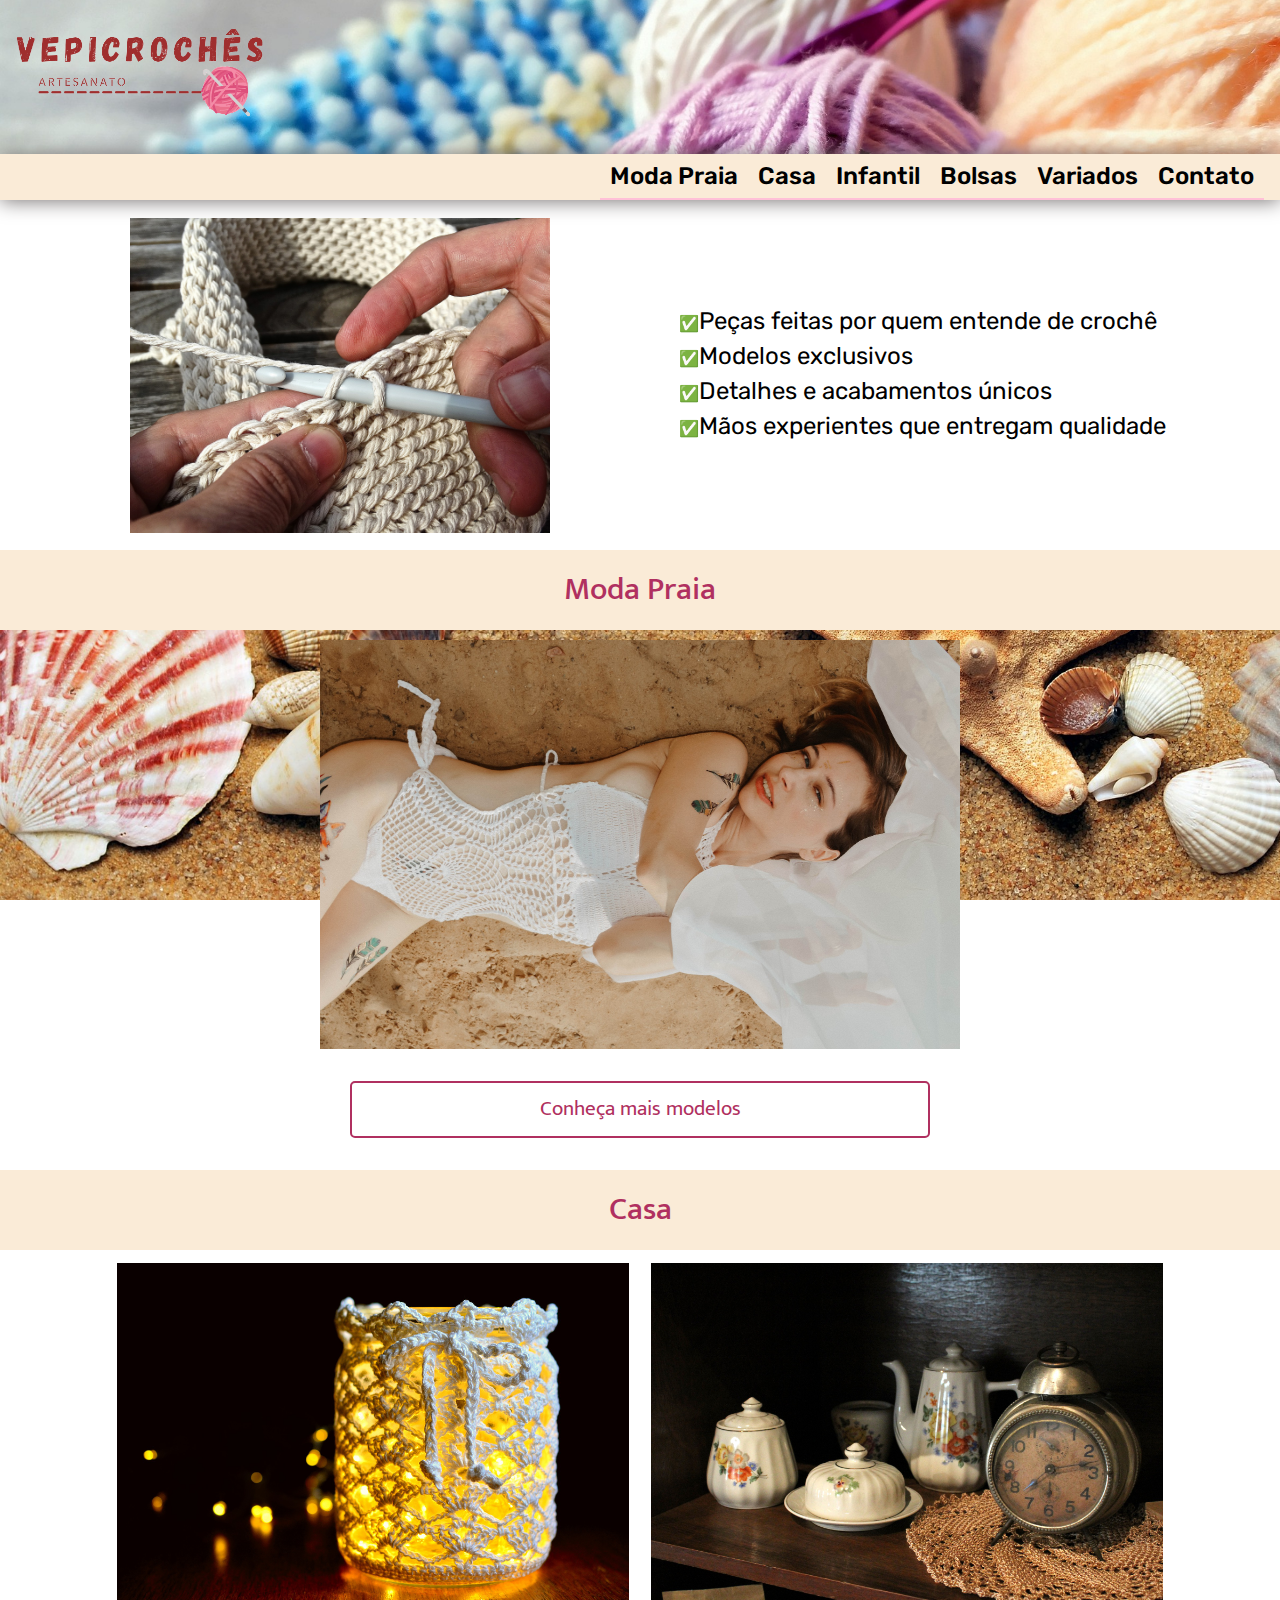
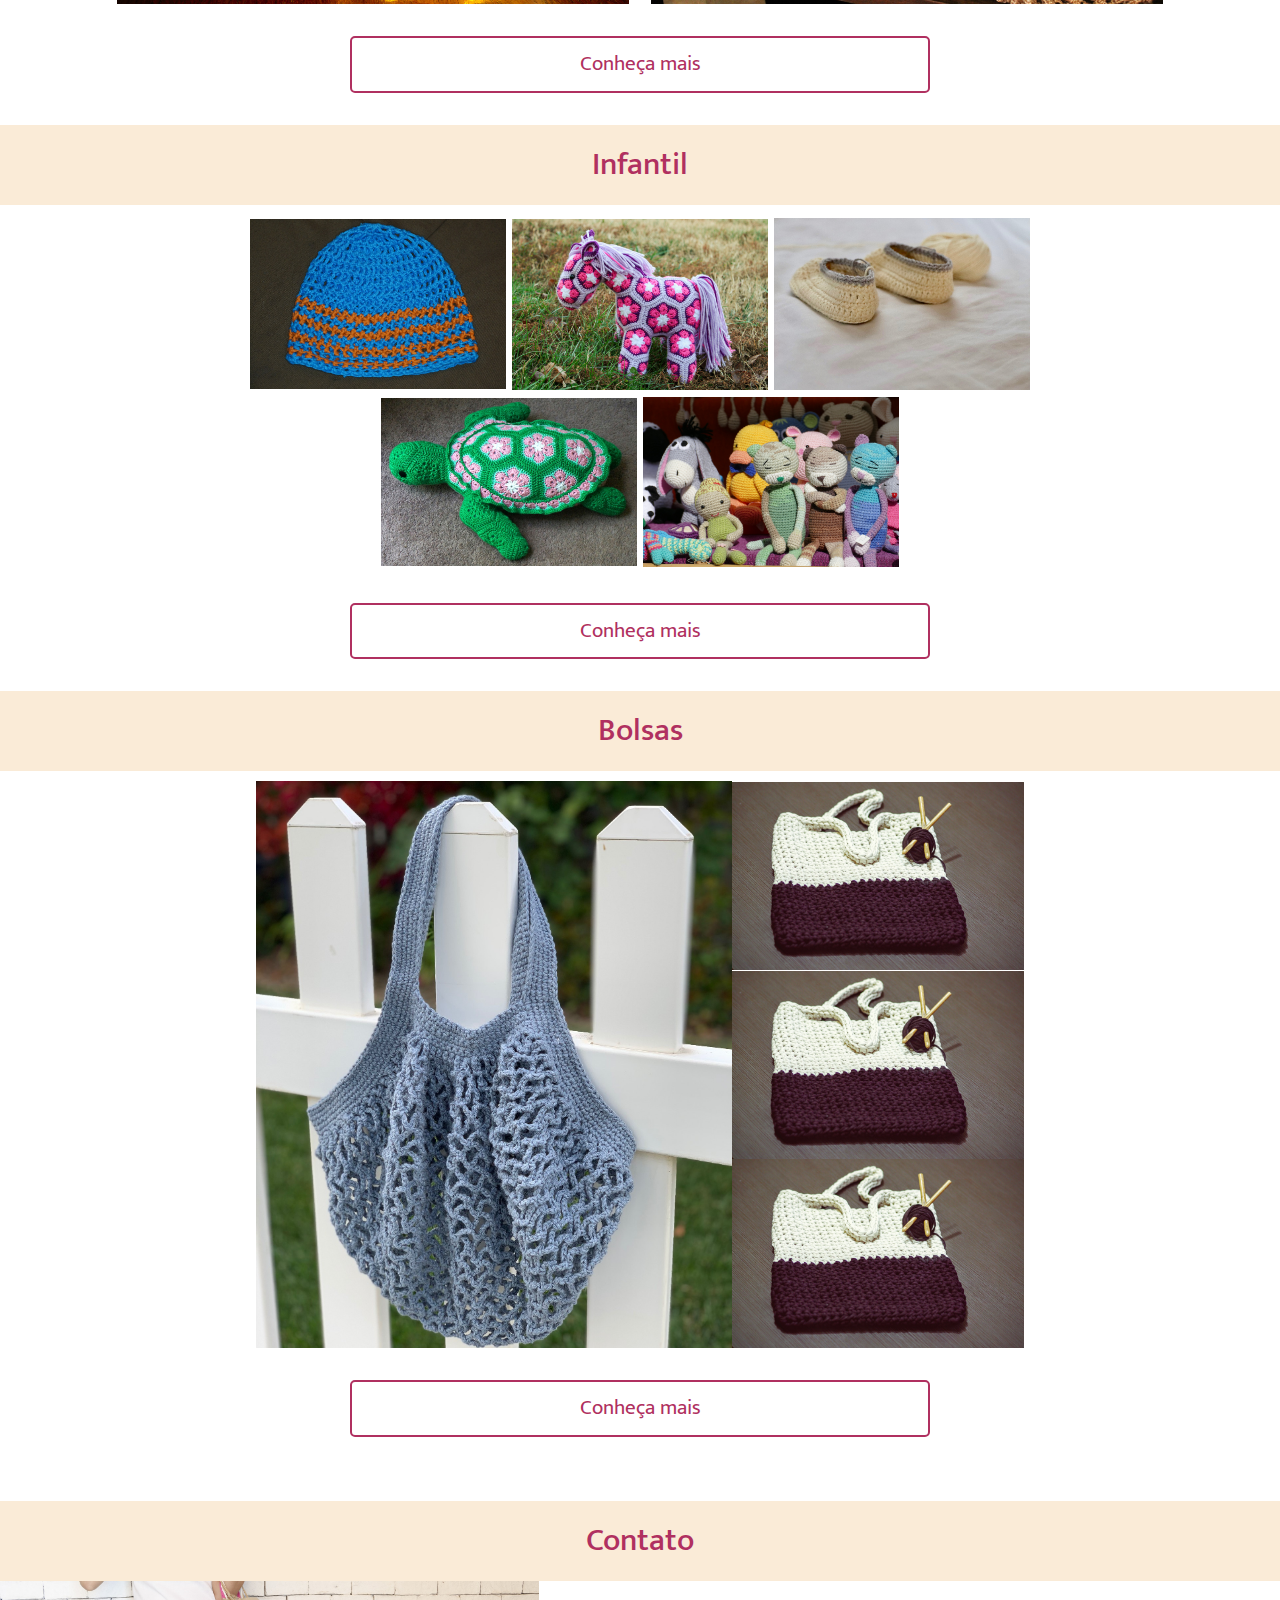
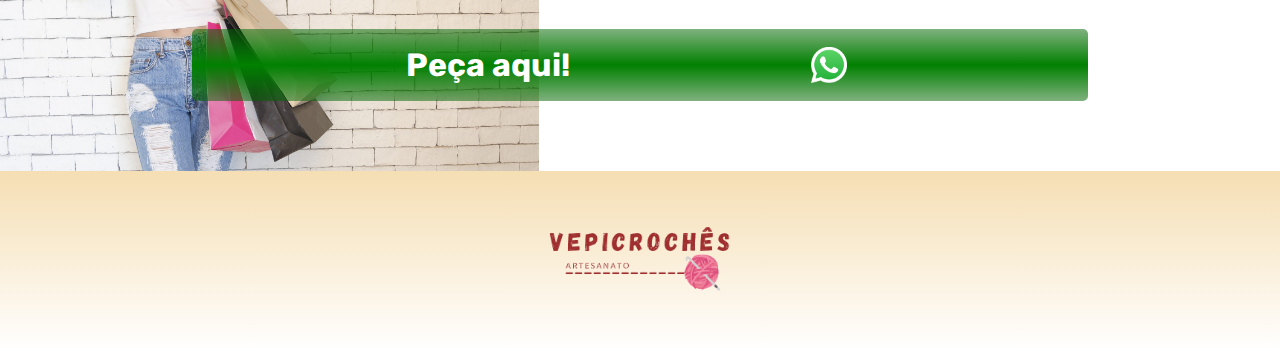
<file: index.html>
<!DOCTYPE html>
<html lang="pt-br">
<head>
	<meta charset="UTF-8">
	<meta name="viewport" content="width=device-width, initial-scale=1.0">
	<link rel="stylesheet" type="text/css" href="css/reset.css">
	<link rel="stylesheet" type="text/css" href="css/base.css">
	<link rel="stylesheet" type="text/css" href="css/cabecalho.css">
	<link rel="stylesheet" type="text/css" href="css/apresentacao.css">
	<link rel="stylesheet" type="text/css" href="css/moda-praia.css">
	<link rel="stylesheet" type="text/css" href="css/casa.css">
	<link rel="stylesheet" type="text/css" href="css/infantil.css">
	<link rel="stylesheet" type="text/css" href="css/bolsas.css">
	<link rel="stylesheet" type="text/css" href="css/contato.css">
	<link rel="stylesheet" type="text/css" href="css/rodape.css">


	<title>Vepicrochês</title>
</head>

<body>
	
	 <!-- Cabeçalho -->
	<header>
		<hgroup id="cabecalho" class="cabecalho">
			<div class="container__logo-botao">
			<img class="cabecalho__logo"  src="img/logo5.png">
			
			
				<div class="container-menu">
					<button class="expande-menu">
						<div class="sanduiche"></div>
						<div class="sanduiche"></div>
						<div class="sanduiche"></div> 
					</button>
				</div>
			</div>
			<nav class="container-navegacao">
				<ul class="menu ">
					<li class="menu__itens">
						<h2><a href="#moda-praia" class="menu__itens-link">Moda Praia</a></h2>
					</li>
					<li class="menu__itens">
						<h2><a href="#casa" class="menu__itens-link">Casa </a></h2>
					</li>
					<li class="menu__itens">
						<h2><a href="#infantil" class="menu__itens-link">Infantil </a></h2>
					</li>
					<li class="menu__itens">
						<h2><a href="#bolsas" class="menu__itens-link">Bolsas</a></h2>
					</li>
					<li class="menu__itens">
						<h2><a class="menu__itens-link">Variados</a></h2>
					</li>
					
					<li class="menu__itens">
						<h2><a href="#contato" class="menu__itens-link">Contato</a></h2>
					</li>
				</ul>
				
				
			</nav>
		</hgroup>
	</header>	
		<main>
			
			<!-- Apresentação -->
			<section class="apresentacao" >
						
						<img class="apresentacao__imagem" src="img/fazendo-croche.jpg">
						
						<ul class="apresentacao__lista">
							<li class="apresentacao__lista-frase">
								<p>Peças feitas por quem entende de crochê</p>
							</li>
							<li class="apresentacao__lista-frase">
								<p>Modelos exclusivos</p>
							</li>
							<li class="apresentacao__lista-frase">
								<p>Detalhes e acabamentos únicos</p>
							</li>
							<li class="apresentacao__lista-frase">
								<p>Mãos experientes que entregam qualidade</p>
							</li>
						</ul>
					</section>
			
			<!-- Sessão Moda praia -->
				<section id="moda-praia" class="praia container-sessao" >
					<h2 class="titulo-sessao">Moda Praia</h1>
					
						<img class="praia__imagem" alt="Modelo de maiô em crochê cor branco" src="img/MaioBrancoM1.jpg" >

						<a class="botao-sessao">Conheça mais modelos</a>
				</section>

				<!-- Sessão Casa -->
				<section id="casa" class="casa container-sessao">
					<h2 class="casa__titulo titulo-sessao">Casa</h2>
					<div class="casa__imagem">
						<img class="casa__imagem-tamanho"src="img/PortaObjetosM2.jpg" alt="Figura do porta objetos">
						<img class="casa__imagem-tamanho" src="img/ToalhinhaPequenaRedondaMarronM1.jpg" alt="Figura da toalha de mesa">
						
					</div>	
					<a class="botao-sessao">Conheça mais</a>	
				</section>

				<!-- Sessão moda infantil -->
				<section id="infantil" class="container-sessao">
					<h1 class="titulo-sessao">Infantil</h1>
					
						<div class="imagens-infantil">
							<img class="imagem-infantil" src="img/GorroAzul.jpg">
							<img class="imagem-infantil" src="img/BonecoM5.jpg">
							<img class="imagem-infantil" src="img/sapatinho.jpg">
							<img class="imagem-infantil" src="img/BonecoM3.jpg">
							<img class="imagem-infantil" src="img/BonecosM1.jpg">
						</div>
						
							<a class="botao-sessao">Conheça mais</a>
							
				</section>

				<!-- Sessão Bolsas -->
				<section id="bolsas" class="container-sessao">
					<h1 class="titulo-sessao">Bolsas</h1>
					
					<div class="grid-bolsas">
						<img class="bolsa-principal" src="img/BolsaAzul.jpg">
						<img class="bolsa-lateral1"src="img/BolsaBrancaVinho.jpg">
						<img class="bolsa-lateral2"src="img/BolsaBrancaVinho.jpg">
						<img class="bolsa-lateral3"src="img/BolsaBrancaVinho.jpg">
					</div>

						<a class="botao-sessao">Conheça mais</a>

				</section>

				<!-- Sessão variados -->
				<section id="variados" class="container-sessao">
					<div class="">
					
					</div>
				</section>
			

			<!-- Sessão Contato -->
			<section id="contato" class="container-sessao contato-sessao">
				<h1 class="titulo-sessao titulo-sessao--contato">Contato</h1>
				<form>

				</form>
				<div class="contato__botao">
					<div class="botao__texto">
						<a href="https://wa.me/55859" class="contato__link">Peça aqui!</a>
					</div>
					<div class="botao__imagem">
						<img style="height:100%;" src="./img/whatsapp-logo-1.png">
					</div>
				</div>
			</section>
		</main>
		
		<!-- Rodapé -->
		<footer id="rodape">
			<img class="rodape__logo" src="./img/logo5.png">
		</footer>
	
<script src="./js/index.js"></script>
</body>

</html>
</file>
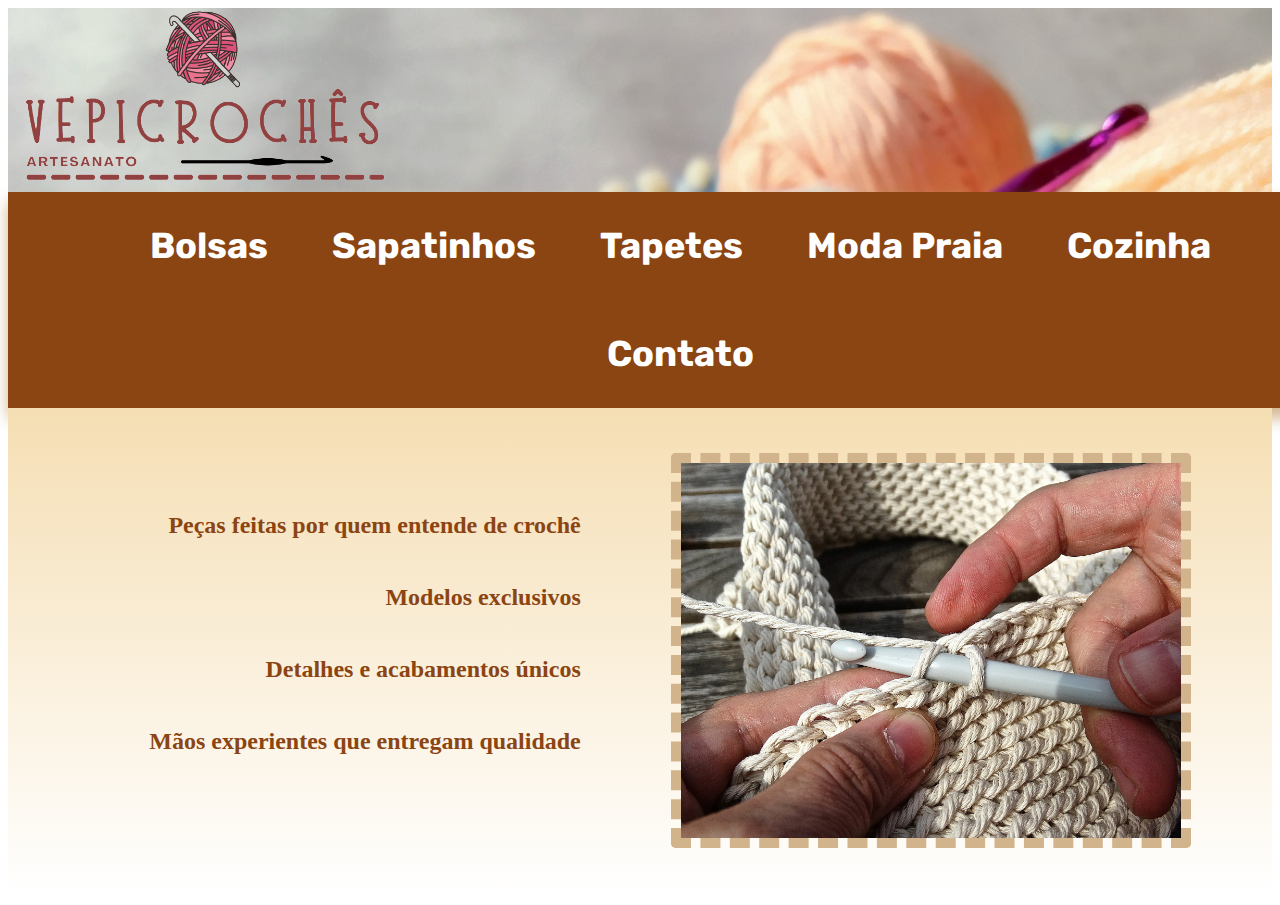
<file: index_bkp.html>
<!DOCTYPE html>
<html lang="pt-br">
<head>
	<meta charset="UTF-8">
	<link rel="stylesheet" type="text/css" href="estilo.css">
	<title>Vepicrochês</title>
</head>

<body>
	<header>
		<hgroup>
			<img class="imagem-logo"  src="imagens/logo-sem-fundo.png">
			
			<nav>
				<ul class="menu">
					<li class="itens-menu">
						<h2><a >Bolsas</a></h2>
					</li>
					<li class="itens-menu">
						<h2><a>Sapatinhos</a></h2>
					</li>
					<li class="itens-menu">
						<h2><a>Tapetes</a></h2>
					</li>
					<li class="itens-menu">
						<h2><a>Moda Praia</a></h2>
					</li>
					<li class="itens-menu">
						<h2><a>Cozinha</a></h2>
					</li>
					<li class="itens-menu">
						<h2><a>Contato</a></h2>
					</li>
				</ul>
			</nav>
		</hgroup>
		<main>
			<section id="frase-efeito">
					<div id="container1">
						<ul class="lista-frase">
						
							<li>
								<p>Peças feitas por quem entende de crochê</p>
							</li>
							<li>
								<p>Modelos exclusivos</p>
							</li>
							<li>
									<p>Detalhes e acabamentos únicos</p>
							</li>
							<li>
								<p>Mãos experientes que entregam qualidade</p>
							</li>
						</ul>
					</div>

					<div id="container2">
						<img class="fazendo-croche" src="imagens/fazendo-croche.jpg">
					</div>
			</section>
		</main>
		<footer>
			
		</footer>


	</header>

</body>
</html>
</file>
<file: css/base.css>
@charset "UTF-8";
@import url('https://fonts.googleapis.com/css2?family=Rubik:wght@300&display=swap');
@import url('https://fonts.googleapis.com/css2?family=Mukta:wght@500&display=swap');

body{
	/*background-image: url("../img-banco/ToalhaGrandeRedondaBrancaM3.jpg");*/
	background-attachment: fixed;
	

}
.container-sessao {
	align-items: center;
	display: flex;
	flex-direction: column;
	text-align: center;
	padding-bottom: 2rem;
	box-sizing: border-box;


}

.titulo-sessao {
	background-color:#FAEBD7 ;
	color: #B03060;
	display: block;
	font-family: 'Mukta', sans-serif;
	font-size: 1.6rem;
	font-weight: 500;
	margin-bottom: 10px;
	line-height: 1.5em;
	text-align: center;
	width: 100%;
}

.botao-sessao {
	border: 2px solid #B03060;
	border-color: #B03060;
	border-radius: 5px;
	border-style: solid;
	color:  #B03060;
	font-family: 'Mukta', sans-serif;
	font-size: 1em;
	margin-top: 2rem;
	width: 60%;
	padding: 1rem 2rem;
	

}

.itens-menu:hover {
	background: #800000;
}


.lista-frase {
	font-size: 1.5em;
	display: inline-block;
	list-style-type: none;
	font-family: 'Rubik', sans-serif;

}


.lista-frase li{
	color: #8B4513;
	line-height: 1em;
	font-family: 'Indie Flower', cursive;
	font-weight: bolder;
	
}

/*container pai das divs de todas as sessoes*/


.container-sessoes{
	display: flex;
	flex-direction: row;
	justify-content: center;
	flex-flow: row wrap;
	justify-content: space-evenly;
	align-items: center;
	/*border: 3px solid red;*/
	height: 100vh;
	/*background-color:silver;*/
}

@media screen and (min-width: 768px){
	.botao-sessao {
		width: 40vw;
		font-size: 1.3em;
	}

	.botao-sessao:hover{
		transform: scale(1.2);
		text-shadow: white;
	}

	.titulo-sessao {
		
		font-size: 2rem;
		line-height: 5rem;
		
		
	}
}
</file>
<file: css/cabecalho.css>
.container__logo-botao {
	background-image: url("../img/fundo-teste1.jpg");
	background-size: cover;
}


.cabecalho {
	background-size: cover;
	background-position: fixed;
	box-sizing: border-box;
	display: flex;
	flex-direction: column;
	justify-content: space-between;
	align-content: flex-end;
	max-height: 500px;

}

.cabecalho__logo {
	width: min-content;
	height:100px;
	padding: 1% 1%;

}

.container-navegacao{
	background-color:#FAEBD7;
	padding: 0 1rem;
	box-shadow: 0 1px 20px rgb(117, 112, 112);

}
.container-menu{
	display: flex;
}

.expande-menu{
	border: none;
	box-sizing: border-box;
	background-color: #FAEBD7;	;
	padding: 5px 10px;

}

.sanduiche {
	width: 25px;
	height: 4px;
	background-color: #B03060;
	margin: 6px 0;
  }

.menu {
	display: none;
}

.menu-ativo{
	background-color:#FAEBD7 ;
	/*box-shadow: 0 1px 20px rgb(117, 112, 112);*/
	color: #B03060;
	display: flex;
	flex-direction: column;
	font-family: 'Mukta', sans-serif;
	font-size: 1.1em;
	font-weight: 500;
	flex-wrap: wrap;
	min-height: 50px;
	box-sizing: border-box;
	padding-left: 1rem;
	align-self: baseline;
	
}

.menu__itens {
	border-bottom: 2px solid #ffc0d7;
	padding: 10px;
	
	
}

.menu__itens-link {
	text-decoration: none;
	color: inherit;
	font-family: 'Rubik', sans-serif;
	font-weight: 550;
	
}

.menu__itens-link::before {
	content: ""
}

@media screen and (min-width: 768px) {
	.cabecalho{
		background-image: url("../img/fundo-teste1.jpg");
		height:200px;
		background-position-y: center;
	}

	.cabecalho__logo{
		max-height: 70%;
		width: fit-content;
		margin-top: 1%;
		padding: 1% 1% ;
		background: none;
	
	}

	.container__logo-botao {
		background: none;
	}

	.menu {
		display: flex;
		justify-content: flex-end;

	}

	.menu__itens {
		font-size: 1.5rem;
	
	}

	.menu__itens-link:hover {
		border-bottom: 3px solid #B03060;
		text-shadow: white;
		
	}

	.expande-menu {
		display: none;
	}

	
	
}
</file>
<file: css/apresentacao.css>
.apresentacao {
	display: flex;
	flex-direction: column;
	align-items: center;
	margin-bottom: 2rem;
}

.apresentacao__imagem {
	width: 90%;
	padding: 1rem 1rem;
}

.apresentacao__lista {
	font-family: 'Rubik', sans-serif;
	font-size: 1rem;
	line-height: 2rem;
	width: 90%;	
}

.apresentacao__lista-frase p::before {
	content: "\2705 ";
	font-size: 0.8rem;
}


@media screen and (min-width: 768px) {
	.apresentacao {
		height: 350px;
		flex-direction: row;
		justify-content: space-evenly;
		margin-bottom: 0;
		
	}
	.apresentacao__imagem {
		height: 250px;
		width: auto;
		
	}

	.apresentacao__lista {
		width: auto;
	}
}


@media screen and (min-width: 1080px) {
	
	.apresentacao__imagem {
		height: 90%;
		width: auto;
		
	}

	.apresentacao__lista {
		width: auto;
		font-size: 1.5rem;
	}

	.apresentacao__lista-frase p::before {
		content: "\2705 ";
		font-size: 1rem;
	}
}
</file>
<file: css/moda-praia.css>
.praia {
	align-items: center;
	display: flex;
	flex-direction: column;
	text-align: center;
}

#moda-praia {
	background-image: url("../img/background-moda-praia.jpg");
	background-attachment: fixed;
	background-size:cover ;
}

.praia__imagem {
	width: 100vw;
}

@media screen and (min-width: 768px) {
	
.praia__imagem {
	width: 50vw;
	

}
	
}
</file>
<file: css/casa.css>
.casa {
	background-image: url("../img/ToallaGrandeQuadradaBrancaM1.jpg");
	background-attachment: fixed;
	background-size:cover ;
}

.casa__imagem {
	display: flex;
	flex-direction: column;
	justify-content: center;
}

.casa__imagem::first-child {
	margin-bottom: 1rem;
}

.casa__imagem-tamanho {
	width: 90vw;
	padding-top: .2rem;

}

@media screen and (min-width: 768px){
	.casa__imagem-tamanho {
		width: 40vw;
		
	
	}

	.casa__imagem {
		width:85%;
		display: flex;
		flex-direction: row;
		justify-content: space-evenly;
	}
}
</file>
<file: css/infantil.css>
#infantil {
	background-image: url("../img/ColchaCamaSolteiroInfantil.jpg");
	background-attachment: fixed;
	background-size:cover ;
}

.imagens-infantil {
    width: 90vw;
    display: flex;
	flex-direction: row;
	align-items: center;
	flex-wrap: wrap;
	justify-content: space-evenly;
	height: 100%;
}

.imagem-infantil {
    width: 48%;
    margin: 0.2rem
}

@media screen and (min-width: 768px){

	.imagens-infantil {
		width: 80%;
		justify-content: center;
		
	}
	.imagem-infantil {
		width: 25%;
		
	}
}
</file>
<file: css/bolsas.css>
.grid-bolsas {
    display: grid;
    grid-template-columns: 62% auto;
    grid-template-rows: 1fr 1fr 1fr;
    grid-template-areas: 
    "principal lateral1"
    "principal lateral2"
    "principal lateral3";
    justify-items: center;
    align-items: center;

}

.bolsa-principal {
    width: 100%;
    grid-area: principal;
    
}

.bolsa-lateral1{
    grid-area: lateral1;
    width: 100%;
}

.bolsa-lateral2{
    grid-area: lateral2;
    width: 100%;
}

.bolsa-lateral3{
    grid-area: lateral3;
    width: 100%;
   
}

@media screen and (min-width: 768px) {
    .grid-bolsas {
        width: 60%;
    }
}
</file>
<file: css/contato.css>
.contato-sessao {
	background: url(../img/compras.jpg) no-repeat;
    background-size:cover;
    background-position:0px -30px;
    background-size: auto calc(30vh + 50px);
	display: flex;
    flex-direction: column;
	justify-content: space-between;
	height: 30vh;
    margin-bottom: 0px;
}

.contato__botao {

	border-radius: 5px;
	display: flex;
	justify-content: space-evenly;
	align-items: center;
	background:  linear-gradient(rgba(0,100,0,.5),green,rgba(0,100,0,.5));
	height: 30%;
	width: 70%;
    margin: auto auto;
}

.contato__link {
	font-size: 2rem;
	color: white;
	text-decoration: none;
	font-family: 'Rubik',sans-serif;
	font-weight: bold;

}

.botao__imagem {
	width: 10%;
	height: 50%;
	
}
</file>
<file: css/rodape.css>
#rodape {
	display: flex;
	justify-content: space-evenly;
	align-items: center;
	background:linear-gradient(to bottom, #F5DEB3 , white);
	display: flex;
	height: 20vh;
	width: 100%;
}

.rodape__logo {
	height: 40%;
}
</file>
<file: estilo.css>
@charset "UTF-8";
@import url('https://fonts.googleapis.com/css2?family=Rubik:wght@300&display=swap');

/*banner*/
hgroup {
	background: url(img/fundo-teste1.jpg);
	background-size: 100%;

}


.imagem-logo {
	height: 20vh;
}


/*Layout*/

.menu {
	margin:0 auto;
	color: white;
	text-align:center;
	height: 100%;
	box-shadow: 0px 10px 15px #D2B48C;
	background-color:#8B4513;
	width:100%;
	line-height: 3em;
	
}

.itens-menu {
	display: inline-block;
	padding: 0 30px;
	font-size: 1.5em;
	transition: 0.5s;
	font-family: 'Rubik', sans-serif;
	font-weight: bold;

}

h2 a {
	text-decoration: none;
	color: inherit;
}



.itens-menu:hover {
	background: #800000;
}


.lista-frase {
	font-size: 1.5em;
	display: inline-block;
	list-style-type: none;
	font-family: 'Rubik', sans-serif;

}


.lista-frase li{
	color: #8B4513;
	line-height: 1em;
	font-family: 'Indie Flower', cursive;
	font-weight: bolder;
	
}

/*container pai das divs de todas as sessoes*/


.container-sessoes{
	display: flex;
	flex-direction: row;
	justify-content: center;
	flex-flow: row wrap;
	justify-content: space-evenly;
	align-items: center;
	/*border: 3px solid red;*/
	height: 100vh;
	/*background-color:silver;*/
}

/*Apresentação*/



#frase-efeito {
	background: linear-gradient(to bottom, #F5DEB3	, white);
	display: flex;
	flex-direction: row;
	justify-content: center;
	flex-flow: row wrap;
	/*border: 3px solid red;*/
}	

.lista-frase p {
	line-height: 2em;
}


#container1{
	text-align: right;
	margin: 5vh;
}


#container2 {
	margin: 5vh;
	max-width: 500px;
	min-width: 400px;

}

.fazendo-croche {
	max-width: 100%;
	border: 10px dashed #D2B48C;
	border-radius: 5px
	
}

#titulo-sessao {
	background: #8B4513;
	color: white;
    display: block;
    width: 100%;
    text-align: center;
    font-weight: bold;
    font-family: 'Rubik',sans-serif;
    line-height: 1.5em;
    font-size: 2em;

}
/*MODA PRAIA*/

#moda-praia {
	height: 100vh;
	background:url("img/background-moda-praia.jpg");
	background-size: cover;
	display: flex;
	flex-direction: column;
}

#container-moda-praia {
	height: 100%;
	display: flex;
	justify-content: space-evenly;
	align-items: center;
}

#botao-mulher {
	display:  flex;
	justify-content: center;
	align-items: center;
	height: 80%;
	width: 70%;
	background: url("img/MaioBrancoM1.jpg");
	background-size: cover; /*lembrar de colocar pra ser rotacionado quando mudar pra mobile portrait*/
	box-shadow: 0px 0px 20px black;
}

#botao-mulher:hover, #botao-mulher a:hover {
	transition:0.1s;
	transform:scale(1.1);
}

#botao-mulher a{
	font-weight: bold;
	font-size: 1.5em;
	color: white;
	background-color:#800000;
	font-family: 'Rubik',sans-serif;
	line-height: 2em;
	padding: 1%;
	border-radius: 5px;
}


/*SESSÃO CASA*/

#casa{
	margin-top: 5vh;
	background: url(img/ToallaGrandeQuadradaBrancaM1.jpg);
	display: flex;
	flex-direction: row;
	justify-content: center;
	flex-flow: row wrap;
	justify-content: space-evenly;
	align-items: flex-start;
	height:  100vh;
}

.imagens-casa {
	display:  flex;
	justify-content: space-evenly;

}

.div-img-casa {
	width: 45%;
}
.img-casa {
	width: 100%;
	box-shadow: 0px 0px 20px black;
}

.botao-casa {
	width: 50%;
	text-align: center;
	border-radius: 5px;
	box-sizing: border-box;
	margin: 10px;
	padding:10px;
	font-weight: bold;
	font-size: 1.5em;
	color: white;
	background-color:#800000;
	font-family: 'Rubik',sans-serif;
}

.botao-casa:hover {
	box-shadow: 0px 0px 10px black;
	transition:0.1s;
	transform:scale(1.2);
}

.img-casa:hover {
	transition:0.1s;
	transform:scale(1.1);
}


/*MODA INFANTIL*/

#moda-infantil{
	background: url(img/ColchaCamaSolteiroInfantil.jpg);
	display: flex;
	flex-direction: column;
	align-items: flex-start;
	margin-top: 5vh;
	height: 100vh;
	
}

.imagens-infantil {
	display: flex;
	flex-direction: row;
	align-items: center;
	flex-wrap: wrap;
	justify-content: space-evenly;
	height: 100%;

}

.imagem-infantil {
	display: flex;
	justify-content: space-around;
	align-items: center;
	box-shadow: 0px 0px 20px black;
	width: 25vw;
	
	
}

.imagem-infantil img {
	border: 10px dashed #D2B48C;
	width: 95%;

}

.botao-infantil{
	display: flex;
	color: white;
	font-size: 1.5em;
	box-shadow: 0px 0px 20px black;
	height: 25vh;
	width: 22vw;
	justify-content: center;
	align-items: center;
	background-color:#800000;
	font-weight: bold;
	font-family: 'Rubik',sans-serif;
}

.botao-infantil a {

}

.imagem-infantil img:hover, .botao-infantil:hover {
	transition:0.1s;
	transform:scale(1.1);
}

/*BOLSAS*/

#section-bolsas {
	display: flex;
	flex-direction: column;
	margin-top: 10vh;
	height: 100vh;
	border: 1px solid red;
}
.bolsas-lateral {
	display: flex;
	flex-direction:  column;
	width: 50%;
	border:  1px solid red;
}
.container-imagem-bolsa {
	width: 35%;
	border: 3px solid blue;
}

.container-imagem-bolsa img {
	width: 100%;
}
</file>
